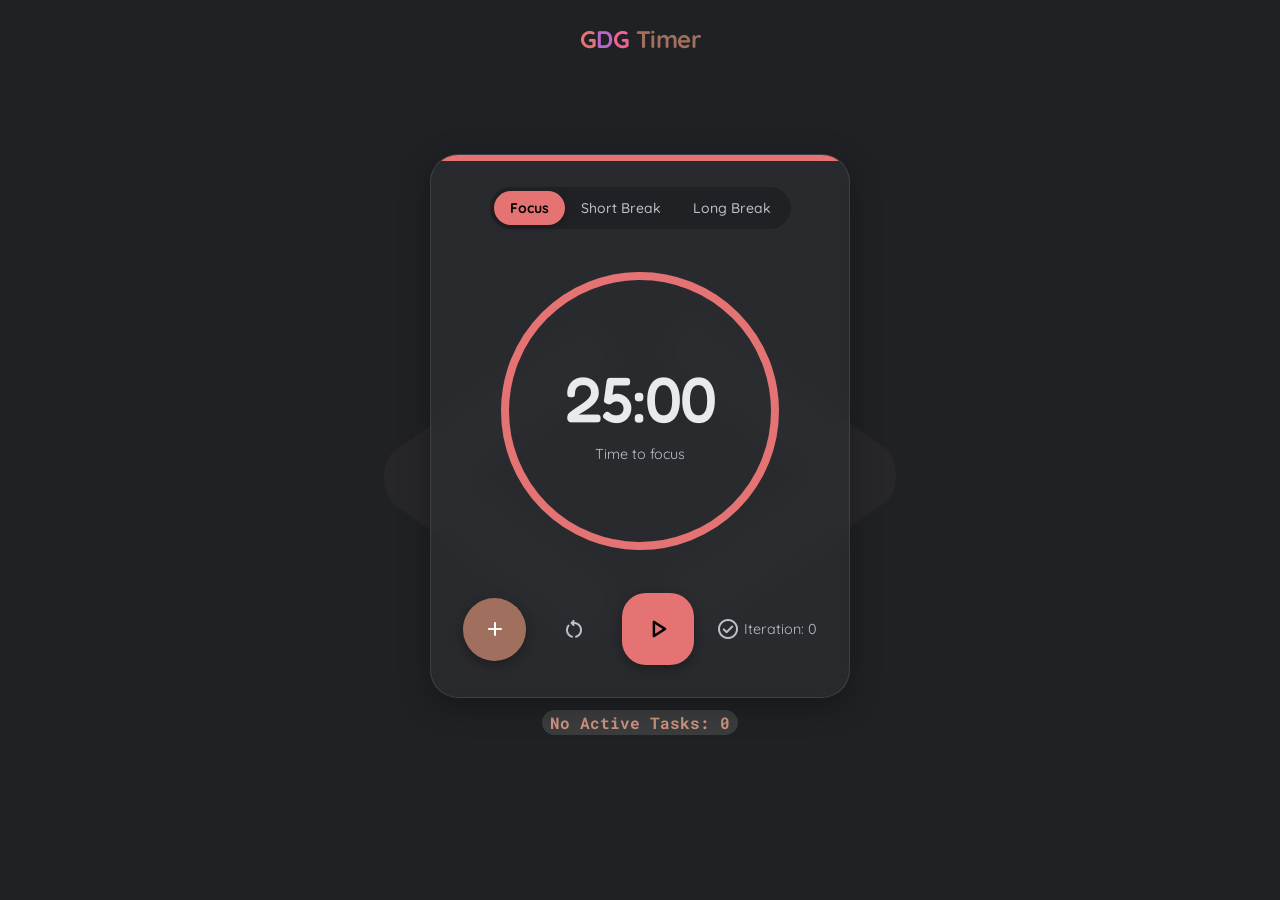
<file: index.html>
<!DOCTYPE html>
<html lang="en">
  <head>
    <meta charset="UTF-8" />
    <meta name="viewport" content="width=device-width, initial-scale=1.0" />
    <title>GDG Pomodoro</title>

    <link rel="preconnect" href="https://fonts.googleapis.com" />
    <link rel="preconnect" href="https://fonts.gstatic.com" crossorigin />
    <link href="https://fonts.googleapis.com/css2?family=Fredoka:wght@500;700&family=Quicksand:wght@400;600;700&display=swap" rel="stylesheet">
    <link
      href="https://fonts.googleapis.com/css2?family=Google+Sans:wght@400;500;700&family=Roboto+Mono:wght@500&display=swap"
      rel="stylesheet"
    />
    <link
      rel="stylesheet"
      href="https://fonts.googleapis.com/css2?family=Material+Symbols+Rounded:opsz,wght,FILL,GRAD@24,400,1,0"
    />

    <link rel="stylesheet" href="./styles/pomodoro.css" />
  <!--<script>alert("This might be a illegal script. Are you sure you want to continue?");</script>-->
  </head>
  <body>
    <div class="gdg-decor-bg" aria-hidden="true">
      <span class="bracket">&lt;</span>
      <span class="bracket">&gt;</span>
    </div>

    <header class="page-header">
      <div class="logo-container">
        <span class="gdg-logo-text">
          <span class="blue">G</span><span class="red">D</span
          ><span class="yellow">G</span> <span class="green">Timer</span>
        </span>
      </div>
    </header>

    <main class="layout">
      <section class="panel glass-effect">
        <header class="panel-header">
          <nav class="mode-switch">
            <button id="focus-btn" class="mode-chip active" data-mode="focus"> Focus </button>
            <button id="short-break-btn" class="mode-chip" data-mode="short-break" > Short Break </button>
            <button id="long-break-btn" class="mode-chip" data-mode="long-break" > Long Break </button>
          </nav>
        </header>

        <div class="timer-container">
          <svg
            class="timer-ring"
            width="300"
            height="300"
            viewBox="0 0 300 300"
          >
            <circle class="ring-track" cx="150" cy="150" r="135"></circle>
            <circle
              class="ring-progress"
              id="ring-progress"
              cx="150"
              cy="150"
              r="135"
              pathLength="1"
            ></circle>
          </svg>
          <div class="timer-display" id="timer-display">25:00</div>
          <p class="timer-label" id="timer-label">Time to focus</p>
        </div>

        <div class="controls">

          <div class="task-control">
              <button class="btn-to-add" id="add-btn" aria-label="Add Task">
                  <span class="material-symbols-rounded" id="add-icon">add</span> 
                  <span class="btn-hover-text">Add Task</span>
              </button>
          </div>

          <button class="btn-icon secondary" id="reset-btn" aria-label="Reset Timer" >
            <span class="material-symbols-rounded">restart_alt</span>
          </button>

          <button class="btn-fab primary" id="toggle-btn" aria-label="Start Timer" >
            <span class="material-symbols-rounded" id="toggle-icon" >play_arrow</span > 
          </button>

          <div class="iteration-badge" title="Completed Sessions">
            <span class="material-symbols-rounded">check_circle</span>
            <span id="iteration-count">0</span>
          </div>


        </div>
      </section> 

      <section id="task-manager">
        <!-- hidden by default, and will be shown when the add task button is clicked -->
        <h3 id="task-count">No Active Tasks: 0</h3>
        <div id="task-list" class="hidden">
          <form id="task-form">
              <input
                type="text"
                id="task-input"
                placeholder="Enter your task"
                required 
                maxlength="50"
              />
              <button type="submit" id="submit-task-btn">Save Task</button>
          </form>

            <ul id="tasks-ul">
              <!-- tasks will be dynamically added here -->
            </ul>
        </div>
      </section>

    </main>

    <script type="module" src="./js/main.js"></script>
  </body>
</html>
</file>
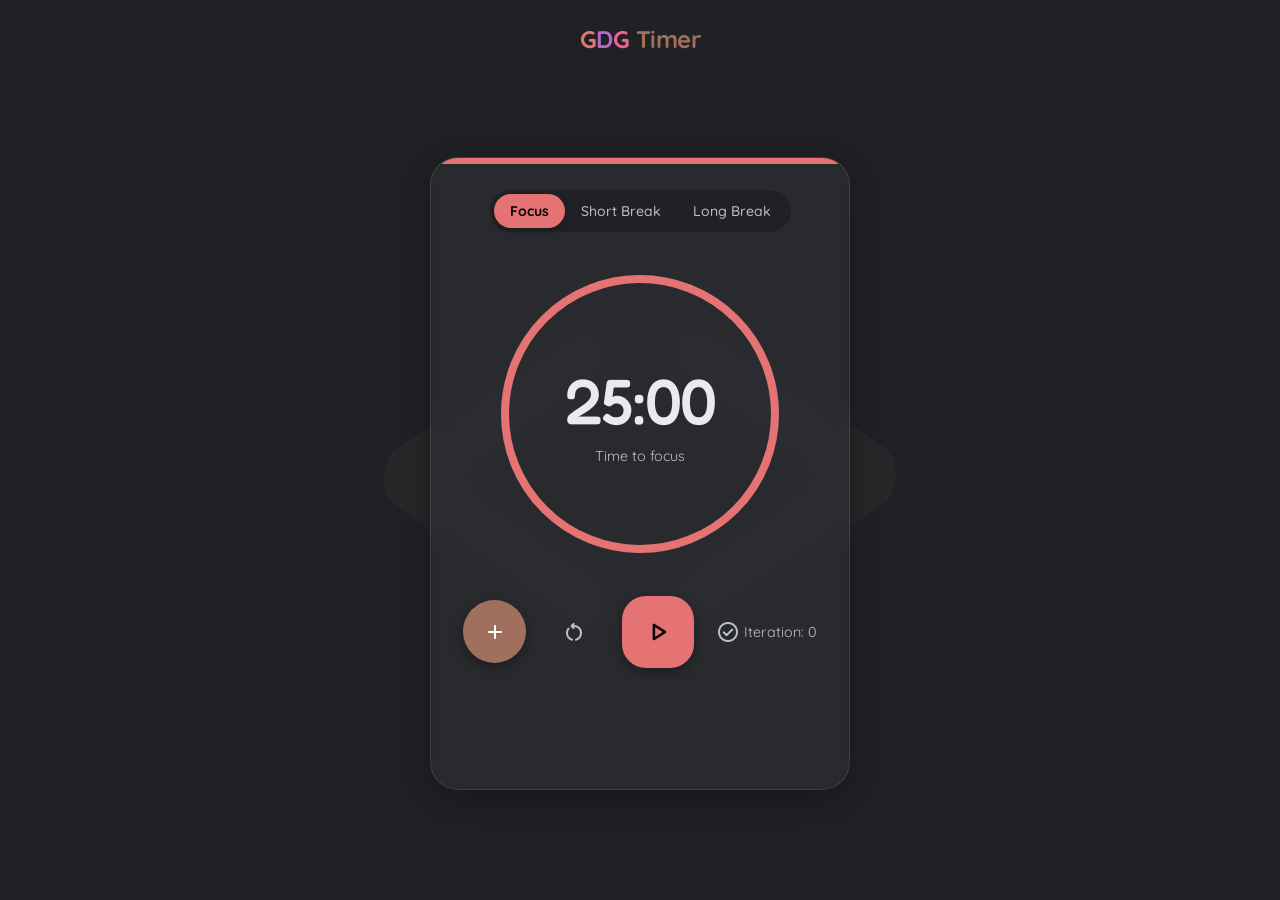
<file: pomodoro.html>
<!DOCTYPE html>
<html lang="en">
  <head>
    <meta charset="UTF-8" />
    <meta name="viewport" content="width=device-width, initial-scale=1.0" />
    <title>GDG Pomodoro</title>

    <link rel="preconnect" href="https://fonts.googleapis.com" />
    <link rel="preconnect" href="https://fonts.gstatic.com" crossorigin />
    <link href="https://fonts.googleapis.com/css2?family=Fredoka:wght@500;700&family=Quicksand:wght@400;600;700&display=swap" rel="stylesheet">
    <link
      href="https://fonts.googleapis.com/css2?family=Google+Sans:wght@400;500;700&family=Roboto+Mono:wght@500&display=swap"
      rel="stylesheet"
    />
    <link
      rel="stylesheet"
      href="https://fonts.googleapis.com/css2?family=Material+Symbols+Rounded:opsz,wght,FILL,GRAD@24,400,1,0"
    />

    <link rel="stylesheet" href="./styles/pomodoro.css" />
    <!--<script>alert("This might be a illegal script. Are you sure you want to continue?");</script>-->
  </head>
  <body>
    <div class="gdg-decor-bg" aria-hidden="true">
      <span class="bracket">&lt;</span>
      <span class="bracket">&gt;</span>
    </div>

    <header class="page-header">
      <div class="logo-container">
        <span class="gdg-logo-text">
          <span class="blue">G</span><span class="red">D</span
          ><span class="yellow">G</span> <span class="green">Timer</span>
        </span>
      </div>
    </header>

    <main class="layout">
      <section class="panel glass-effect">
        <header class="panel-header">
          <div class="mode-switch">
            <button id="focus-btn" class="mode-chip active" data-mode="focus"> Focus </button>
            <button id="short-break-btn" class="mode-chip" data-mode="short-break" > Short Break </button>
            <button id="long-break-btn" class="mode-chip" data-mode="long-break" > Long Break </button>
          </div>
        </header>

        <div class="timer-container">
          <svg
            class="timer-ring"
            width="300"
            height="300"
            viewBox="0 0 300 300"
          >
            <circle class="ring-track" cx="150" cy="150" r="135"></circle>
            <circle
              class="ring-progress"
              id="ring-progress"
              cx="150"
              cy="150"
              r="135"
              pathLength="1"
            ></circle>
          </svg>
          <div class="timer-display" id="timer-display">25:00</div>
          <p class="timer-label" id="timer-label">Time to focus</p>
        </div>

        <div class="controls">

          <div class="task-control">
              <button class="btn-to-add" id="add-btn" aria-label="Add Task">
                  <span class="material-symbols-rounded" id="add-icon">add</span> 
                  <span class="btn-hover-text">Add Task</span>
              </button>
          </div>

          <button class="btn-icon secondary" id="reset-btn" aria-label="Reset Timer" >
            <span class="material-symbols-rounded">restart_alt</span>
          </button>

          <button class="btn-fab primary" id="toggle-btn" aria-label="Start Timer" >
            <span class="material-symbols-rounded" id="toggle-icon" >play_arrow</span > 
          </button>

          <div class="iteration-badge" title="Completed Sessions">
            <span class="material-symbols-rounded">check_circle</span>
            <span id="iteration-count">0</span>
          </div>


        </div>


      <section id="task-manager">
        <!-- hidden by default, and will be shown when the add task button is clicked -->
        <div id="task-list" class="hidden">
          <form id="task-form">
              <input
                type="text"
                id="task-input"
                placeholder="Enter your task"
                required 
                maxlength="50"
              />
              <button type="submit" id="submit-task-btn">Save Task</button>
          </form>

            <ul id="tasks-ul">
              <!-- tasks will be dynamically added here -->
            </ul>
        </div>
      </section>

    </main>

    <script type="module" src="./js/main.js"></script>
  </body>
</html>
</file>
<file: styles/pomodoro.css>
/* GDG Color Palette & Variables */
:root {
  --google-focus:#E57373;
  --google-s-break: #F06292;
  --google-l-break: #BA68C8;
  --google-task: #a16f5e;
  --google-grey: #5f6368;

  /* Theme Colors - Dynamic */
  --theme-primary: var(--google-focus); /* Changes based on JS state */
  --theme-bg: #202124;

  --text-high: #e8eaed;
  --text-med: #bdc1c6;

  --font-display: "Quicksand", "Roboto", sans-serif;
  --font-mono: "Roboto Mono", monospace;
}

/* Reset */
* {
  box-sizing: border-box;
  margin: 0;
  padding: 0;
  /*border: 1px solid red; /* Debugging */
}

body {
  font-family: var(--font-display);
  background-color: var(--theme-bg);
  color: var(--text-high);
  min-height: 100vh;
  display: flex;
  flex-direction: column;
  overflow-x: hidden;
  transition: background-color 0.5s ease;
}

/* === GDG Background Decoration === */
.gdg-decor-bg {
  position: fixed;
  top: 0;
  left: 0;
  width: 100%;
  height: 100%;
  pointer-events: none;
  z-index: -1;
  display: flex;
  justify-content: center;
  align-items: center;
  opacity: 0.03;
  font-weight: 700;
  font-size: 40vw;
  color: var(--text-high);
}

.gdg-decor-bg .bracket {
  transform: scaleY(1.2);
}

/* === Header === */
.page-header {
  padding: 1.5rem;
  text-align: center;
}

.gdg-logo-text {
  font-size: 1.5rem;
  font-weight: 700;
  letter-spacing: -0.5px;
}
.blue {
  color: var(--google-focus);
}
.red {
  color: var(--google-l-break);
}
.yellow {
  color: var(--google-s-break);
}
.green {
  color: var(--google-task);
}

/* === Layout & Panel === */
.layout {
  flex: 1;
  display: flex;
  flex-direction: column;
  justify-content: center;
  align-items: center;
  padding: 1rem 1rem 3rem 1rem;
}

.glass-effect {
  background: rgba(48, 49, 52, 0.6);
  backdrop-filter: blur(12px);
  -webkit-backdrop-filter: blur(12px);
  border: 1px solid rgba(255, 255, 255, 0.1);
  box-shadow: 0 8px 32px 0 rgba(0, 0, 0, 0.3);
}

.panel {
  width: 100%;
  max-width: 420px;
  border-radius: 28px;
  padding: 2rem;
  display: flex;
  flex-direction: column;
  align-items: center;
  gap: 2rem;
  position: relative;
  overflow: hidden;
}

/* Theme Bar at top */
.panel::before {
  content: "";
  position: absolute;
  top: 0;
  left: 0;
  right: 0;
  height: 6px;
  background: var(--theme-primary);
  transition: background 0.4s ease;
}

/* === Mode Chips === */
.mode-switch {
  display: flex;
  background: rgba(0, 0, 0, 0.2);
  padding: 4px;
  border-radius: 100px;
}

.mode-chip {
  background: transparent;
  border: none;
  color: var(--text-med);
  padding: 8px 16px;
  border-radius: 100px;
  font-family: var(--font-display);
  font-weight: 500;
  font-size: 0.875rem;
  cursor: pointer;
  transition: all 0.3s ease;
}

.mode-chip:hover {
  color: var(--text-high);
}

.mode-chip.active {
  background: var(--theme-primary);
  color: #000;
  font-weight: 700;
  box-shadow: 0 2px 8px rgba(0, 0, 0, 0.2);
}

/* === Circular Timer === */
.timer-container {
  position: relative;
  width: 300px;
  height: 300px;
  display: flex;
  flex-direction: column;
  justify-content: center;
  align-items: center;
}

.timer-ring {
  position: absolute;
  top: 0;
  left: 0;
  transform: rotate(-90deg);
}

.ring-track {
  fill: none;
  stroke: rgba(255, 255, 255, 0.05);
  stroke-width: 8;
}

.ring-progress {
  fill: none;
  stroke: var(--theme-primary);
  stroke-width: 8;
  stroke-linecap: round;
  stroke-dasharray: 1;
  stroke-dashoffset: 0;
  transition: stroke-dashoffset 1s linear, stroke 0.4s ease;
}

.timer-display {
  font-family: 'Fredoka', sans-serif;
  font-size: 4rem;
  font-weight: 500;
  z-index: 2;
  letter-spacing: -2px;
}

.timer-label {
  color: var(--text-med);
  font-size: 0.9rem;
  margin-top: 0.5rem;
}

/* === Controls === */
.controls {
  display: flex;
  align-items: center;
  gap: 24px;
  width: 100%;
  justify-content: left;
  position: relative;
}

.btn-icon,
.btn-fab {
  cursor: pointer;
  border: none;
  display: flex;
  align-items: center;
  justify-content: center;
  transition: transform 0.2s cubic-bezier(0.34, 1.56, 0.64, 1);
}

.btn-icon:active,
.btn-fab:active {
  transform: scale(0.92);
}

.btn-icon {
  background: transparent;
  color: var(--text-med);
  width: 48px;
  height: 48px;
  border-radius: 50%;
}
.btn-icon:hover {
  background: rgba(255, 255, 255, 0.1);
  color: var(--text-high);
}

.btn-fab {
  width: 72px;
  height: 72px;
  border-radius: 24px;
  background: var(--theme-primary);
  color: #000;
  box-shadow: 0 4px 12px rgba(0, 0, 0, 0.3);
}
.btn-fab:hover {
  filter: brightness(1.1);
  box-shadow: 0 6px 16px rgba(0, 0, 0, 0.4);
}
.btn-fab .material-symbols-rounded {
  font-size: 32px;
}

/* Iteration Badge */
.iteration-badge {
  display: flex;
  align-items: center;
  gap: 4px;
  color: var(--text-med);
  font-size: 0.9rem;
  position: absolute;
  right: 0;
}

/* === Mobile Adjustments === */
@media (max-width: 480px) {
  .timer-container,
  .timer-ring {
    width: 240px;
    height: 240px;
  }
  .timer-display {
    font-size: 3rem;
  }
  .btn-fab {
    width: 64px;
    height: 64px;
  }
  .iteration-badge {
    position: relative;
    right: auto;
    margin-left: 8px;
  }
  .controls {
    flex-wrap: wrap;
  }
}

/* === Task Manager === */
.hidden {
  visibility: hidden !important;
  opacity: 0 !important;
}

.btn-to-add {
  display: flex;
  flex-direction: column;
  align-items: center;
  justify-content: center; 
  gap: 4px;
  width: 63px;
  height: 63px;
  border-radius: 50%;
  background: var(--google-task);
  color: #fff;
  box-shadow: 0 4px 12px rgba(0, 0, 0, 0.3);
  cursor: pointer;
  border: none;
  transition: transform 0.2s ease, box-shadow 0.2s ease, filter 0.2s ease;
  position: relative;
}

#add-btn .btn-hover-text {
  position: absolute;
  bottom: -25px;   
  left: 50%;
  transform: translateX(-50%) translateY(5px); 
  font-family: 'Arial', sans-serif; 
  font-size: 15px;
  color: #b2b2b2; 
  white-space: nowrap; 
  
  opacity: 0;
  transition: opacity 0.3s ease, transform 0.3s ease;
}

#add-btn:hover .btn-hover-text {
  opacity: 1;
  transform: translateX(-50%) translateY(0); 
}

#add-btn:hover {
  filter: brightness(0.85);
  box-shadow: 0 6px 16px rgba(0, 0, 0, 0.4);
}

/* Task List */
#task-form {
  display: flex;
  gap: 8px;
  margin-top: 16px;
}

#task-input {
  flex-grow: 1;
  padding: 10px 12px;
  font-size: 0.95rem;
  font-family: var(--font-display);
  background-color: rgba(30, 31, 32, 0.5);   
  border: 1px solid rgba(255, 255, 255, 0.1);
  color: #ffffff;
  border-radius: 4px;
  outline: none;
  transition: border-color 0.3s ease;
}

#task-input:focus {
  border-color: var(--google-task);
}

#submit-task-btn {
  padding: 10px 16px;
  background-color: var(--google-task);
  color: #fff;
  border: none;
  border-radius: 4px;
  cursor: pointer;
  transition: background-color 0.3s ease;
}

#submit-task-btn:hover {
    background-color: #745044; 
}

#tasks-ul li {
    display: flex;
    width: 100%;
    justify-content: space-between; 
    align-items: center;           
    padding: 8px 12px;
    margin: 8px 8px 0 0;

    background-color: rgba(65, 66, 71, 0.85); 
    border: 1px solid rgba(255, 255, 255, 0.08); 
    border-radius: 6px;
    color: #ffffff; 
    box-shadow: 0 4px 10px rgba(0, 0, 0, 0.2);

    overflow: hidden;
}

#tasks-ul li:not(.active):hover::after {
  content: "Click to prioritize"; 
  position: absolute;
  inset: 0; 
  backdrop-filter: blur(3px);
  -webkit-backdrop-filter: blur(3px); 
  background: rgba(65, 66, 71, 0.65); 
  
  display: flex;
  align-items: center;
  justify-content: center;

  color: #ffffff;
  font-family: var(--font-mono, monospace);
  font-size: 0.85rem;
  font-weight: 600;
  letter-spacing: 0.5px;
  
  pointer-events: none;   
  animation: blurFadeIn 0.2s ease-in-out;
}

@keyframes blurFadeIn {
  from {
    opacity: 0;
    backdrop-filter: blur(0px);
  }
  to {
    opacity: 1;
    backdrop-filter: blur(4px);
  }
}

.task-main {
  display: flex;
  align-items: center;
  gap: 10px;
  min-width: 0;
}

.task-text {
  overflow: hidden;
  text-overflow: ellipsis;
  white-space: nowrap;
}

#task-manager {
  text-align: center;
}

#task-count {
  display: inline-flex;
  align-items: center;
  justify-content: center;
  min-width: 1.75rem;
  padding: 2px 8px;
  border-radius: 999px;
  background: rgba(255, 255, 255, 0.12);
  color: #ce9380;
  font-family: var(--font-mono);
  font-size: 1rem;
  font-weight: 700;
  margin-top: 12px;
}

.task-hover {
  display: inline-flex;
  align-items: center;
  justify-content: center;
  padding: 4px 8px;
  border-radius: 4px;
  transition: opacity 0.3s ease, color 0.3s ease, background-color 0.3s ease, box-shadow 0.3s ease;
  opacity: 0;
}

.task-hover:hover {
  opacity: 1;
  color: white;
  background-color: rgba(255, 255, 255, 0.08);
  box-shadow: inset 0 1px 0 0 rgba(255, 255, 255, 0.15); /* Top glass edge highlight */
  overflow: hidden;
}

.iteration-count {
  display: inline-flex;
  align-items: center;
  justify-content: center;
  min-width: 1.75rem;
  padding: 2px 8px;
  border-radius: 999px;
  background: rgba(255, 255, 255, 0.12);
  color: #ce9380;
  font-family: var(--font-mono);
  font-size: 0.8rem;
  font-weight: 700;
}

.task-status {
  display: inline-flex;
  align-items: center;
  justify-content: center;
  width: 1.5rem;
  height: 1.5rem;
  border-radius: 999px;
  border: 1px solid rgba(255, 255, 255, 0.2);
  color: var(--text-med);
  font-size: 0.85rem;
  line-height: 1;
}

#tasks-ul li:hover {
  background-color: rgba(255, 255, 255, 0.12);
 transform: translateY(-2px);
}

#tasks-ul li.active {
  border: 1px solid var(--google-task);
  border-left: 6px solid var(--google-task);
  transform: translateY(-2px);
  background-color: rgba(255, 255, 255, 0.08);
}

#tasks-ul li.active .iteration-count {
  background: rgba(161, 111, 94, 0.2);
  color: #fff;
}

#tasks-ul li.completed .task-status {
  background: var(--google-task);
  border-color: var(--google-task);
  color: #fff;
}

#tasks-ul li.completed .task-text {
  text-decoration: line-through;
  color: var(--text-med);
}

.delete-btn {
    background: none;       
    border: none;           
    color: #bbb;            
    font-size: 1.3rem;      
    cursor: pointer;        
    padding: 0 4px;
    line-height: 1;
    transition: color 0.2s ease, transform 0.2s ease; 
}

#tasks-ul li:hover .delete-btn {
  color: rgba(255, 255, 255, 0.7);
}

.delete-btn:hover {
  color: var(--google-task) !important;
  transform: scale(1.2);
}
</file>
